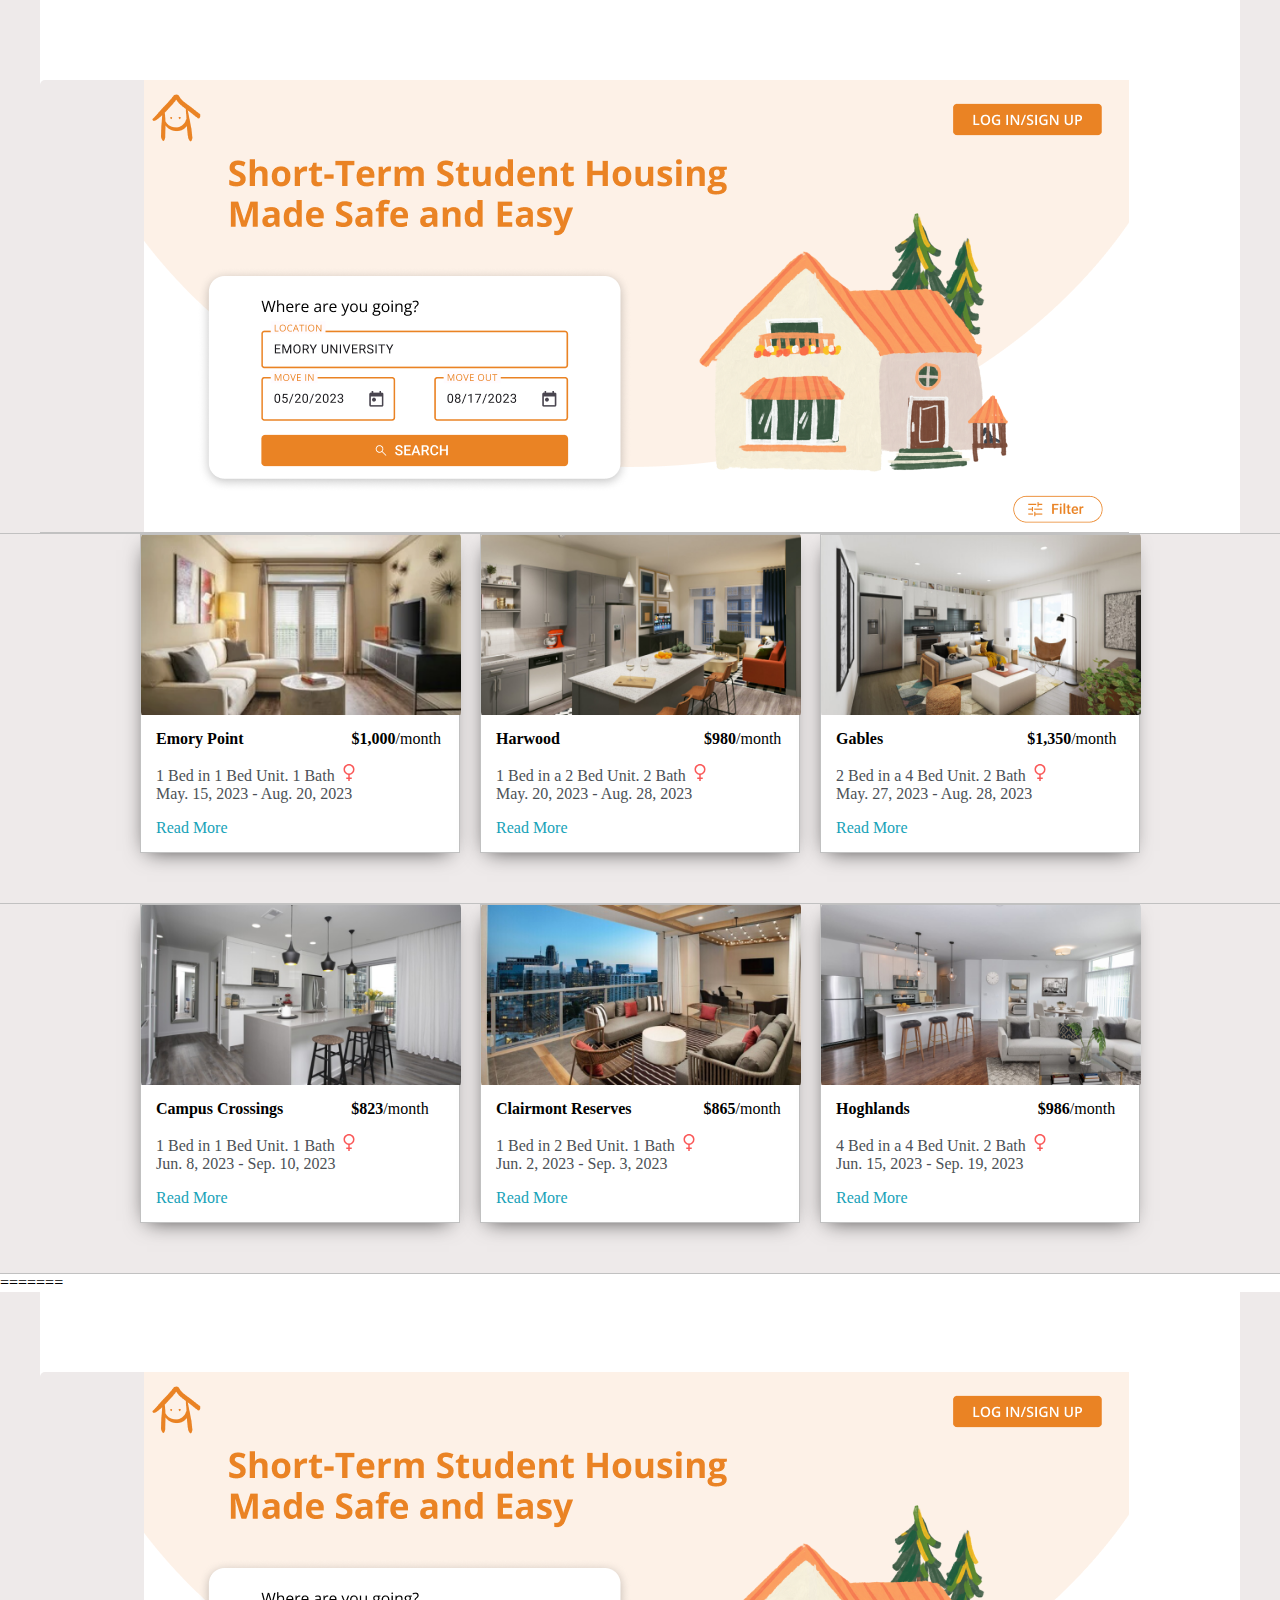
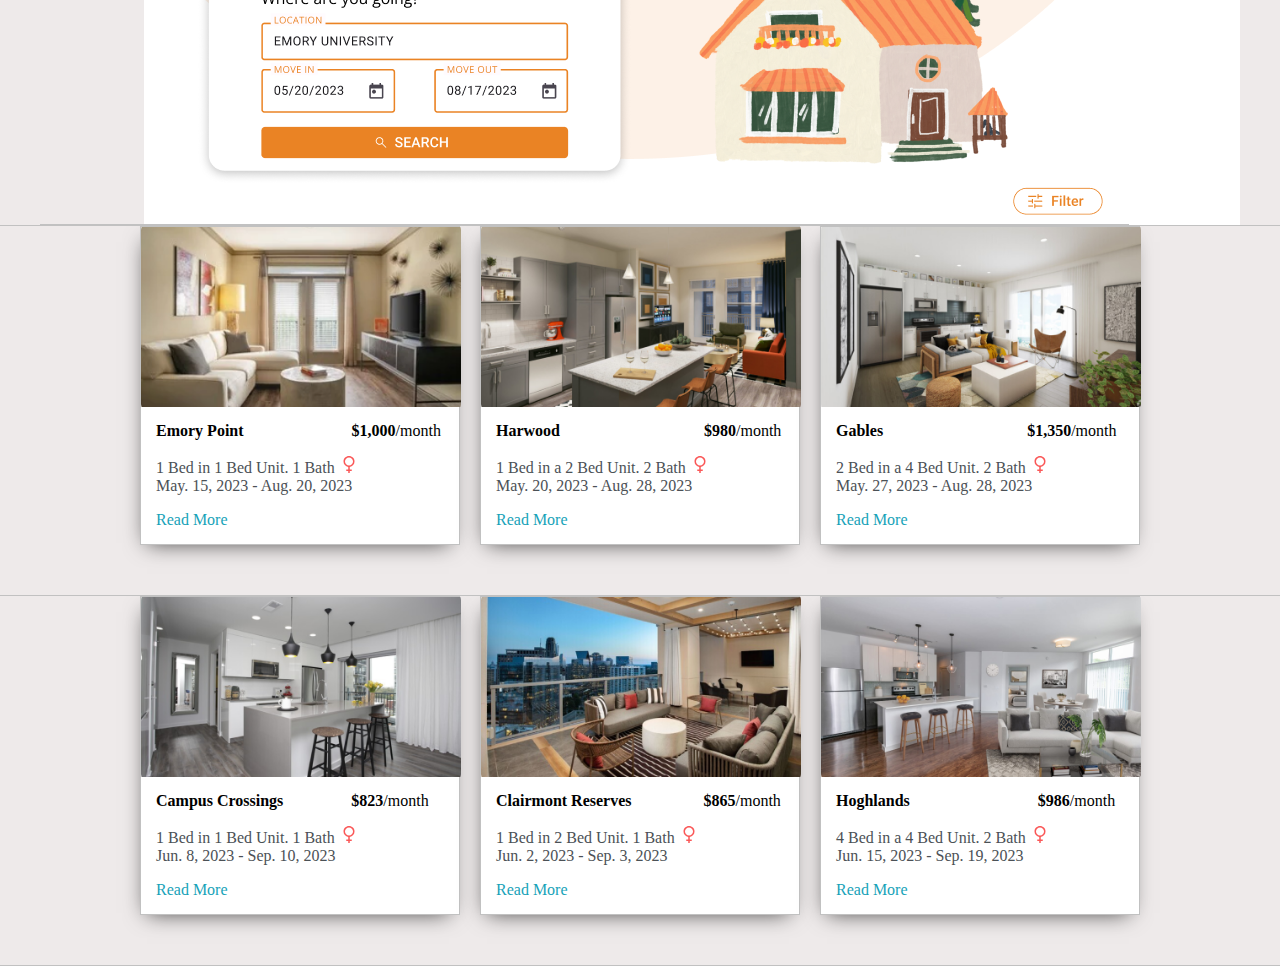
<file: index.html>
<!DOCTYPE html>
<html lang="en">
<head>
    <meta charset="UTF-8">
    <meta http-equiv="X-UA-Compatible" content="IE=edge">
    <meta name="viewport" content="width=device-width, initial-scale=1.0">
    <title>UniHome</title>
    <link rel="stylesheet" type="text/css" href="default.css">
</head>
<body>
    <div class="cover">
        
    </div>


    <section class="s1">
		<div class="main-container">
			<div class="intro-wrapper">
				<div class="nav-wrapper">
                    <img class="social_image" src="./content/cover.png">
				</div>
			</div>
		</div>
	</section>


    <section class="s1">
        <div class="main-container">
            <div class="post-wrapper">

                <div>
                    <div class="post">
                        <img class="thumbnail" src="./content/housing1.png">
                        <div class="post-preview">
                            <h6 class="post-title"><b>Emory Point</b>&nbsp&nbsp&nbsp&nbsp&nbsp&nbsp&nbsp&nbsp&nbsp&nbsp&nbsp&nbsp&nbsp&nbsp&nbsp&nbsp&nbsp&nbsp&nbsp&nbsp&nbsp&nbsp&nbsp&nbsp&nbsp&nbsp       <b>$1,000</b>/month</h6>
                            <p class="post-intro">1 Bed in 1 Bed Unit. 1 Bath &nbsp<svg width="12" height="17" viewBox="0 0 12 17" fill="none" xmlns="http://www.w3.org/2000/svg">
                                <path d="M5.25 17V15H3.25V13.5H5.25V10.95C3.88333 10.7667 2.75 10.1542 1.85 9.1125C0.95 8.07083 0.5 6.85833 0.5 5.475C0.5 3.95833 1.0375 2.66667 2.1125 1.6C3.1875 0.533333 4.48333 0 6 0C7.51667 0 8.8125 0.533333 9.8875 1.6C10.9625 2.66667 11.5 3.95833 11.5 5.475C11.5 6.85833 11.05 8.07083 10.15 9.1125C9.25 10.1542 8.11667 10.7667 6.75 10.95V13.5H8.75V15H6.75V17H5.25ZM6 9.5C7.1 9.5 8.04167 9.10833 8.825 8.325C9.60833 7.54167 10 6.6 10 5.5C10 4.4 9.60833 3.45833 8.825 2.675C8.04167 1.89167 7.1 1.5 6 1.5C4.9 1.5 3.95833 1.89167 3.175 2.675C2.39167 3.45833 2 4.4 2 5.5C2 6.6 2.39167 7.54167 3.175 8.325C3.95833 9.10833 4.9 9.5 6 9.5Z" fill="#FA5858"/>
                                </svg> <br> May. 15, 2023 - Aug. 20, 2023
                            </p>
                            <a href="login.html">Read More</a>
                        </div> 
                    </div>
                </div>

                <div>
                    <div class="post">
                        <img class="thumbnail" src="./content/housing2.png">
                        <div class="post-preview">
                            <h6 class="post-title"><b>Harwood</b>&nbsp&nbsp&nbsp&nbsp&nbsp&nbsp&nbsp&nbsp&nbsp&nbsp&nbsp&nbsp&nbsp&nbsp&nbsp&nbsp&nbsp&nbsp&nbsp&nbsp&nbsp&nbsp&nbsp&nbsp&nbsp&nbsp&nbsp&nbsp&nbsp&nbsp&nbsp&nbsp&nbsp&nbsp&nbsp       <b>$980</b>/month</h6>
                            <p class="post-intro">1 Bed in a 2 Bed Unit. 2 Bath &nbsp<svg width="12" height="17" viewBox="0 0 12 17" fill="none" xmlns="http://www.w3.org/2000/svg">
                                <path d="M5.25 17V15H3.25V13.5H5.25V10.95C3.88333 10.7667 2.75 10.1542 1.85 9.1125C0.95 8.07083 0.5 6.85833 0.5 5.475C0.5 3.95833 1.0375 2.66667 2.1125 1.6C3.1875 0.533333 4.48333 0 6 0C7.51667 0 8.8125 0.533333 9.8875 1.6C10.9625 2.66667 11.5 3.95833 11.5 5.475C11.5 6.85833 11.05 8.07083 10.15 9.1125C9.25 10.1542 8.11667 10.7667 6.75 10.95V13.5H8.75V15H6.75V17H5.25ZM6 9.5C7.1 9.5 8.04167 9.10833 8.825 8.325C9.60833 7.54167 10 6.6 10 5.5C10 4.4 9.60833 3.45833 8.825 2.675C8.04167 1.89167 7.1 1.5 6 1.5C4.9 1.5 3.95833 1.89167 3.175 2.675C2.39167 3.45833 2 4.4 2 5.5C2 6.6 2.39167 7.54167 3.175 8.325C3.95833 9.10833 4.9 9.5 6 9.5Z" fill="#FA5858"/>
                                </svg> <br> May. 20, 2023 - Aug. 28, 2023
                            </p>
                            <a href="login.html">Read More</a>
                        </div> 
                    </div>
                </div>

                <div>
                    <div class="post">
                        <img class="thumbnail" src="./content/housing3.png">
                        <div class="post-preview">
                            <h6 class="post-title"><b>Gables</b>&nbsp&nbsp&nbsp&nbsp&nbsp&nbsp&nbsp&nbsp&nbsp&nbsp&nbsp&nbsp&nbsp&nbsp&nbsp&nbsp&nbsp&nbsp&nbsp&nbsp&nbsp&nbsp&nbsp&nbsp&nbsp&nbsp&nbsp&nbsp&nbsp&nbsp&nbsp&nbsp&nbsp&nbsp&nbsp       <b>$1,350</b>/month</h6>
                            <p class="post-intro">2 Bed in a 4 Bed Unit. 2 Bath &nbsp<svg width="12" height="17" viewBox="0 0 12 17" fill="none" xmlns="http://www.w3.org/2000/svg">
                                <path d="M5.25 17V15H3.25V13.5H5.25V10.95C3.88333 10.7667 2.75 10.1542 1.85 9.1125C0.95 8.07083 0.5 6.85833 0.5 5.475C0.5 3.95833 1.0375 2.66667 2.1125 1.6C3.1875 0.533333 4.48333 0 6 0C7.51667 0 8.8125 0.533333 9.8875 1.6C10.9625 2.66667 11.5 3.95833 11.5 5.475C11.5 6.85833 11.05 8.07083 10.15 9.1125C9.25 10.1542 8.11667 10.7667 6.75 10.95V13.5H8.75V15H6.75V17H5.25ZM6 9.5C7.1 9.5 8.04167 9.10833 8.825 8.325C9.60833 7.54167 10 6.6 10 5.5C10 4.4 9.60833 3.45833 8.825 2.675C8.04167 1.89167 7.1 1.5 6 1.5C4.9 1.5 3.95833 1.89167 3.175 2.675C2.39167 3.45833 2 4.4 2 5.5C2 6.6 2.39167 7.54167 3.175 8.325C3.95833 9.10833 4.9 9.5 6 9.5Z" fill="#FA5858"/>
                                </svg> <br> May. 27, 2023 - Aug. 28, 2023
                            </p>
                            <a href="login.html">Read More</a>
                        </div> 
                    </div>
                <div>
    </section>

    <section class="s1">
        <div class="main-container">
            <div class="post-wrapper">

                <div>
                    <div class="post">
                        <img class="thumbnail" src="./content/housing4.png">
                        <div class="post-preview">
                            <h6 class="post-title"><b>Campus Crossings</b>&nbsp&nbsp&nbsp&nbsp&nbsp&nbsp&nbsp&nbsp&nbsp&nbsp&nbsp&nbsp&nbsp&nbsp&nbsp&nbsp       <b>$823</b>/month</h6>
                            <p class="post-intro">1 Bed in 1 Bed Unit. 1 Bath &nbsp<svg width="12" height="17" viewBox="0 0 12 17" fill="none" xmlns="http://www.w3.org/2000/svg">
                                <path d="M5.25 17V15H3.25V13.5H5.25V10.95C3.88333 10.7667 2.75 10.1542 1.85 9.1125C0.95 8.07083 0.5 6.85833 0.5 5.475C0.5 3.95833 1.0375 2.66667 2.1125 1.6C3.1875 0.533333 4.48333 0 6 0C7.51667 0 8.8125 0.533333 9.8875 1.6C10.9625 2.66667 11.5 3.95833 11.5 5.475C11.5 6.85833 11.05 8.07083 10.15 9.1125C9.25 10.1542 8.11667 10.7667 6.75 10.95V13.5H8.75V15H6.75V17H5.25ZM6 9.5C7.1 9.5 8.04167 9.10833 8.825 8.325C9.60833 7.54167 10 6.6 10 5.5C10 4.4 9.60833 3.45833 8.825 2.675C8.04167 1.89167 7.1 1.5 6 1.5C4.9 1.5 3.95833 1.89167 3.175 2.675C2.39167 3.45833 2 4.4 2 5.5C2 6.6 2.39167 7.54167 3.175 8.325C3.95833 9.10833 4.9 9.5 6 9.5Z" fill="#FA5858"/>
                                </svg> <br> Jun. 8, 2023 - Sep. 10, 2023
                            </p>
                            <a href="login.html">Read More</a>
                        </div> 
                    </div>
                </div>

                <div>
                    <div class="post">
                        <img class="thumbnail" src="./content/housing5.png">
                        <div class="post-preview">
                            <h6 class="post-title"><b>Clairmont Reserves</b>&nbsp&nbsp&nbsp&nbsp&nbsp&nbsp&nbsp&nbsp&nbsp&nbsp&nbsp&nbsp&nbsp&nbsp&nbsp&nbsp&nbsp       <b>$865</b>/month</h6>
                            <p class="post-intro">1 Bed in 2 Bed Unit. 1 Bath &nbsp<svg width="12" height="17" viewBox="0 0 12 17" fill="none" xmlns="http://www.w3.org/2000/svg">
                                <path d="M5.25 17V15H3.25V13.5H5.25V10.95C3.88333 10.7667 2.75 10.1542 1.85 9.1125C0.95 8.07083 0.5 6.85833 0.5 5.475C0.5 3.95833 1.0375 2.66667 2.1125 1.6C3.1875 0.533333 4.48333 0 6 0C7.51667 0 8.8125 0.533333 9.8875 1.6C10.9625 2.66667 11.5 3.95833 11.5 5.475C11.5 6.85833 11.05 8.07083 10.15 9.1125C9.25 10.1542 8.11667 10.7667 6.75 10.95V13.5H8.75V15H6.75V17H5.25ZM6 9.5C7.1 9.5 8.04167 9.10833 8.825 8.325C9.60833 7.54167 10 6.6 10 5.5C10 4.4 9.60833 3.45833 8.825 2.675C8.04167 1.89167 7.1 1.5 6 1.5C4.9 1.5 3.95833 1.89167 3.175 2.675C2.39167 3.45833 2 4.4 2 5.5C2 6.6 2.39167 7.54167 3.175 8.325C3.95833 9.10833 4.9 9.5 6 9.5Z" fill="#FA5858"/>
                                </svg> <br> Jun. 2, 2023 - Sep. 3, 2023
                            </p>
                            <a href="login.html">Read More</a>
                        </div> 
                    </div>
                </div>

                <div>
                    <div class="post">
                        <img class="thumbnail" src="./content/housing6.png">
                        <div class="post-preview">
                            <h6 class="post-title"><b>Hoghlands</b>&nbsp&nbsp&nbsp&nbsp&nbsp&nbsp&nbsp&nbsp&nbsp&nbsp&nbsp&nbsp&nbsp&nbsp&nbsp&nbsp&nbsp&nbsp&nbsp&nbsp&nbsp&nbsp&nbsp&nbsp&nbsp&nbsp&nbsp&nbsp&nbsp&nbsp&nbsp       <b>$986</b>/month</h6>
                            <p class="post-intro">4 Bed in a 4 Bed Unit. 2 Bath &nbsp<svg width="12" height="17" viewBox="0 0 12 17" fill="none" xmlns="http://www.w3.org/2000/svg">
                                <path d="M5.25 17V15H3.25V13.5H5.25V10.95C3.88333 10.7667 2.75 10.1542 1.85 9.1125C0.95 8.07083 0.5 6.85833 0.5 5.475C0.5 3.95833 1.0375 2.66667 2.1125 1.6C3.1875 0.533333 4.48333 0 6 0C7.51667 0 8.8125 0.533333 9.8875 1.6C10.9625 2.66667 11.5 3.95833 11.5 5.475C11.5 6.85833 11.05 8.07083 10.15 9.1125C9.25 10.1542 8.11667 10.7667 6.75 10.95V13.5H8.75V15H6.75V17H5.25ZM6 9.5C7.1 9.5 8.04167 9.10833 8.825 8.325C9.60833 7.54167 10 6.6 10 5.5C10 4.4 9.60833 3.45833 8.825 2.675C8.04167 1.89167 7.1 1.5 6 1.5C4.9 1.5 3.95833 1.89167 3.175 2.675C2.39167 3.45833 2 4.4 2 5.5C2 6.6 2.39167 7.54167 3.175 8.325C3.95833 9.10833 4.9 9.5 6 9.5Z" fill="#FA5858"/>
                                </svg> <br> Jun. 15, 2023 - Sep. 19, 2023
                            </p>
                            <a href="login.html">Read More</a>
                        </div> 
                    </div>
                <div>
    </section>


    
</body>
</html>
=======
<!DOCTYPE html>
<html lang="en">
<head>
    <meta charset="UTF-8">
    <meta http-equiv="X-UA-Compatible" content="IE=edge">
    <meta name="viewport" content="width=device-width, initial-scale=1.0">
    <title>UniHome</title>
    <link rel="stylesheet" type="text/css" href="default.css">
</head>
<body>
    <div class="cover">
        
    </div>


    <section class="s1">
		<div class="main-container">
			<div class="intro-wrapper">
				<div class="nav-wrapper">
                    <img class="social_image" src="./content/cover.png">
				</div>
			</div>
		</div>
	</section>


    <section class="s1">
        <div class="main-container">
            <div class="post-wrapper">

                <div>
                    <div class="post">
                        <img class="thumbnail" src="./content/housing1.png">
                        <div class="post-preview">
                            <h6 class="post-title"><b>Emory Point</b>&nbsp&nbsp&nbsp&nbsp&nbsp&nbsp&nbsp&nbsp&nbsp&nbsp&nbsp&nbsp&nbsp&nbsp&nbsp&nbsp&nbsp&nbsp&nbsp&nbsp&nbsp&nbsp&nbsp&nbsp&nbsp&nbsp       <b>$1,000</b>/month</h6>
                            <p class="post-intro">1 Bed in 1 Bed Unit. 1 Bath &nbsp<svg width="12" height="17" viewBox="0 0 12 17" fill="none" xmlns="http://www.w3.org/2000/svg">
                                <path d="M5.25 17V15H3.25V13.5H5.25V10.95C3.88333 10.7667 2.75 10.1542 1.85 9.1125C0.95 8.07083 0.5 6.85833 0.5 5.475C0.5 3.95833 1.0375 2.66667 2.1125 1.6C3.1875 0.533333 4.48333 0 6 0C7.51667 0 8.8125 0.533333 9.8875 1.6C10.9625 2.66667 11.5 3.95833 11.5 5.475C11.5 6.85833 11.05 8.07083 10.15 9.1125C9.25 10.1542 8.11667 10.7667 6.75 10.95V13.5H8.75V15H6.75V17H5.25ZM6 9.5C7.1 9.5 8.04167 9.10833 8.825 8.325C9.60833 7.54167 10 6.6 10 5.5C10 4.4 9.60833 3.45833 8.825 2.675C8.04167 1.89167 7.1 1.5 6 1.5C4.9 1.5 3.95833 1.89167 3.175 2.675C2.39167 3.45833 2 4.4 2 5.5C2 6.6 2.39167 7.54167 3.175 8.325C3.95833 9.10833 4.9 9.5 6 9.5Z" fill="#FA5858"/>
                                </svg> <br> May. 15, 2023 - Aug. 20, 2023
                            </p>
                            <a href="login.html">Read More</a>
                        </div> 
                    </div>
                </div>

                <div>
                    <div class="post">
                        <img class="thumbnail" src="./content/housing2.png">
                        <div class="post-preview">
                            <h6 class="post-title"><b>Harwood</b>&nbsp&nbsp&nbsp&nbsp&nbsp&nbsp&nbsp&nbsp&nbsp&nbsp&nbsp&nbsp&nbsp&nbsp&nbsp&nbsp&nbsp&nbsp&nbsp&nbsp&nbsp&nbsp&nbsp&nbsp&nbsp&nbsp&nbsp&nbsp&nbsp&nbsp&nbsp&nbsp&nbsp&nbsp&nbsp       <b>$980</b>/month</h6>
                            <p class="post-intro">1 Bed in a 2 Bed Unit. 2 Bath &nbsp<svg width="12" height="17" viewBox="0 0 12 17" fill="none" xmlns="http://www.w3.org/2000/svg">
                                <path d="M5.25 17V15H3.25V13.5H5.25V10.95C3.88333 10.7667 2.75 10.1542 1.85 9.1125C0.95 8.07083 0.5 6.85833 0.5 5.475C0.5 3.95833 1.0375 2.66667 2.1125 1.6C3.1875 0.533333 4.48333 0 6 0C7.51667 0 8.8125 0.533333 9.8875 1.6C10.9625 2.66667 11.5 3.95833 11.5 5.475C11.5 6.85833 11.05 8.07083 10.15 9.1125C9.25 10.1542 8.11667 10.7667 6.75 10.95V13.5H8.75V15H6.75V17H5.25ZM6 9.5C7.1 9.5 8.04167 9.10833 8.825 8.325C9.60833 7.54167 10 6.6 10 5.5C10 4.4 9.60833 3.45833 8.825 2.675C8.04167 1.89167 7.1 1.5 6 1.5C4.9 1.5 3.95833 1.89167 3.175 2.675C2.39167 3.45833 2 4.4 2 5.5C2 6.6 2.39167 7.54167 3.175 8.325C3.95833 9.10833 4.9 9.5 6 9.5Z" fill="#FA5858"/>
                                </svg> <br> May. 20, 2023 - Aug. 28, 2023
                            </p>
                            <a href="login.html">Read More</a>
                        </div> 
                    </div>
                </div>

                <div>
                    <div class="post">
                        <img class="thumbnail" src="./content/housing3.png">
                        <div class="post-preview">
                            <h6 class="post-title"><b>Gables</b>&nbsp&nbsp&nbsp&nbsp&nbsp&nbsp&nbsp&nbsp&nbsp&nbsp&nbsp&nbsp&nbsp&nbsp&nbsp&nbsp&nbsp&nbsp&nbsp&nbsp&nbsp&nbsp&nbsp&nbsp&nbsp&nbsp&nbsp&nbsp&nbsp&nbsp&nbsp&nbsp&nbsp&nbsp&nbsp       <b>$1,350</b>/month</h6>
                            <p class="post-intro">2 Bed in a 4 Bed Unit. 2 Bath &nbsp<svg width="12" height="17" viewBox="0 0 12 17" fill="none" xmlns="http://www.w3.org/2000/svg">
                                <path d="M5.25 17V15H3.25V13.5H5.25V10.95C3.88333 10.7667 2.75 10.1542 1.85 9.1125C0.95 8.07083 0.5 6.85833 0.5 5.475C0.5 3.95833 1.0375 2.66667 2.1125 1.6C3.1875 0.533333 4.48333 0 6 0C7.51667 0 8.8125 0.533333 9.8875 1.6C10.9625 2.66667 11.5 3.95833 11.5 5.475C11.5 6.85833 11.05 8.07083 10.15 9.1125C9.25 10.1542 8.11667 10.7667 6.75 10.95V13.5H8.75V15H6.75V17H5.25ZM6 9.5C7.1 9.5 8.04167 9.10833 8.825 8.325C9.60833 7.54167 10 6.6 10 5.5C10 4.4 9.60833 3.45833 8.825 2.675C8.04167 1.89167 7.1 1.5 6 1.5C4.9 1.5 3.95833 1.89167 3.175 2.675C2.39167 3.45833 2 4.4 2 5.5C2 6.6 2.39167 7.54167 3.175 8.325C3.95833 9.10833 4.9 9.5 6 9.5Z" fill="#FA5858"/>
                                </svg> <br> May. 27, 2023 - Aug. 28, 2023
                            </p>
                            <a href="login.html">Read More</a>
                        </div> 
                    </div>
                <div>
    </section>

    <section class="s1">
        <div class="main-container">
            <div class="post-wrapper">

                <div>
                    <div class="post">
                        <img class="thumbnail" src="./content/housing4.png">
                        <div class="post-preview">
                            <h6 class="post-title"><b>Campus Crossings</b>&nbsp&nbsp&nbsp&nbsp&nbsp&nbsp&nbsp&nbsp&nbsp&nbsp&nbsp&nbsp&nbsp&nbsp&nbsp&nbsp       <b>$823</b>/month</h6>
                            <p class="post-intro">1 Bed in 1 Bed Unit. 1 Bath &nbsp<svg width="12" height="17" viewBox="0 0 12 17" fill="none" xmlns="http://www.w3.org/2000/svg">
                                <path d="M5.25 17V15H3.25V13.5H5.25V10.95C3.88333 10.7667 2.75 10.1542 1.85 9.1125C0.95 8.07083 0.5 6.85833 0.5 5.475C0.5 3.95833 1.0375 2.66667 2.1125 1.6C3.1875 0.533333 4.48333 0 6 0C7.51667 0 8.8125 0.533333 9.8875 1.6C10.9625 2.66667 11.5 3.95833 11.5 5.475C11.5 6.85833 11.05 8.07083 10.15 9.1125C9.25 10.1542 8.11667 10.7667 6.75 10.95V13.5H8.75V15H6.75V17H5.25ZM6 9.5C7.1 9.5 8.04167 9.10833 8.825 8.325C9.60833 7.54167 10 6.6 10 5.5C10 4.4 9.60833 3.45833 8.825 2.675C8.04167 1.89167 7.1 1.5 6 1.5C4.9 1.5 3.95833 1.89167 3.175 2.675C2.39167 3.45833 2 4.4 2 5.5C2 6.6 2.39167 7.54167 3.175 8.325C3.95833 9.10833 4.9 9.5 6 9.5Z" fill="#FA5858"/>
                                </svg> <br> Jun. 8, 2023 - Sep. 10, 2023
                            </p>
                            <a href="login.html">Read More</a>
                        </div> 
                    </div>
                </div>

                <div>
                    <div class="post">
                        <img class="thumbnail" src="./content/housing5.png">
                        <div class="post-preview">
                            <h6 class="post-title"><b>Clairmont Reserves</b>&nbsp&nbsp&nbsp&nbsp&nbsp&nbsp&nbsp&nbsp&nbsp&nbsp&nbsp&nbsp&nbsp&nbsp&nbsp&nbsp&nbsp       <b>$865</b>/month</h6>
                            <p class="post-intro">1 Bed in 2 Bed Unit. 1 Bath &nbsp<svg width="12" height="17" viewBox="0 0 12 17" fill="none" xmlns="http://www.w3.org/2000/svg">
                                <path d="M5.25 17V15H3.25V13.5H5.25V10.95C3.88333 10.7667 2.75 10.1542 1.85 9.1125C0.95 8.07083 0.5 6.85833 0.5 5.475C0.5 3.95833 1.0375 2.66667 2.1125 1.6C3.1875 0.533333 4.48333 0 6 0C7.51667 0 8.8125 0.533333 9.8875 1.6C10.9625 2.66667 11.5 3.95833 11.5 5.475C11.5 6.85833 11.05 8.07083 10.15 9.1125C9.25 10.1542 8.11667 10.7667 6.75 10.95V13.5H8.75V15H6.75V17H5.25ZM6 9.5C7.1 9.5 8.04167 9.10833 8.825 8.325C9.60833 7.54167 10 6.6 10 5.5C10 4.4 9.60833 3.45833 8.825 2.675C8.04167 1.89167 7.1 1.5 6 1.5C4.9 1.5 3.95833 1.89167 3.175 2.675C2.39167 3.45833 2 4.4 2 5.5C2 6.6 2.39167 7.54167 3.175 8.325C3.95833 9.10833 4.9 9.5 6 9.5Z" fill="#FA5858"/>
                                </svg> <br> Jun. 2, 2023 - Sep. 3, 2023
                            </p>
                            <a href="login.html">Read More</a>
                        </div> 
                    </div>
                </div>

                <div>
                    <div class="post">
                        <img class="thumbnail" src="./content/housing6.png">
                        <div class="post-preview">
                            <h6 class="post-title"><b>Hoghlands</b>&nbsp&nbsp&nbsp&nbsp&nbsp&nbsp&nbsp&nbsp&nbsp&nbsp&nbsp&nbsp&nbsp&nbsp&nbsp&nbsp&nbsp&nbsp&nbsp&nbsp&nbsp&nbsp&nbsp&nbsp&nbsp&nbsp&nbsp&nbsp&nbsp&nbsp&nbsp       <b>$986</b>/month</h6>
                            <p class="post-intro">4 Bed in a 4 Bed Unit. 2 Bath &nbsp<svg width="12" height="17" viewBox="0 0 12 17" fill="none" xmlns="http://www.w3.org/2000/svg">
                                <path d="M5.25 17V15H3.25V13.5H5.25V10.95C3.88333 10.7667 2.75 10.1542 1.85 9.1125C0.95 8.07083 0.5 6.85833 0.5 5.475C0.5 3.95833 1.0375 2.66667 2.1125 1.6C3.1875 0.533333 4.48333 0 6 0C7.51667 0 8.8125 0.533333 9.8875 1.6C10.9625 2.66667 11.5 3.95833 11.5 5.475C11.5 6.85833 11.05 8.07083 10.15 9.1125C9.25 10.1542 8.11667 10.7667 6.75 10.95V13.5H8.75V15H6.75V17H5.25ZM6 9.5C7.1 9.5 8.04167 9.10833 8.825 8.325C9.60833 7.54167 10 6.6 10 5.5C10 4.4 9.60833 3.45833 8.825 2.675C8.04167 1.89167 7.1 1.5 6 1.5C4.9 1.5 3.95833 1.89167 3.175 2.675C2.39167 3.45833 2 4.4 2 5.5C2 6.6 2.39167 7.54167 3.175 8.325C3.95833 9.10833 4.9 9.5 6 9.5Z" fill="#FA5858"/>
                                </svg> <br> Jun. 15, 2023 - Sep. 19, 2023
                            </p>
                            <a href="login.html">Read More</a>
                        </div> 
                    </div>
                <div>
    </section>


    
</body>
</html>
</file>
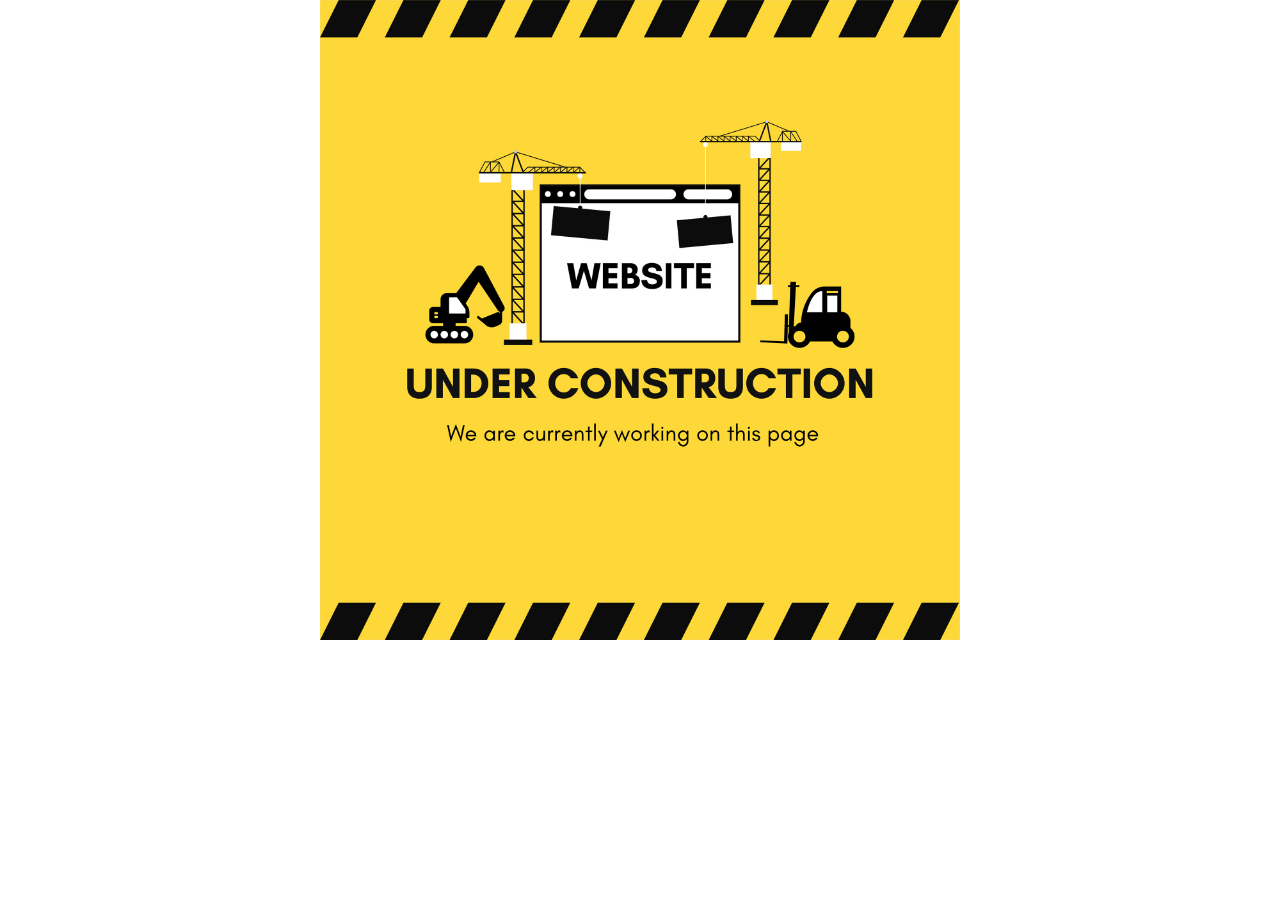
<file: gables.html>
<!DOCTYPE html>
<html lang="en">
<head>
    <meta charset="UTF-8">
    <meta http-equiv="X-UA-Compatible" content="IE=edge">
    <meta name="viewport" content="width=device-width, initial-scale=1.0">
    <title>Gables</title>
    <link rel="stylesheet" type="text/css" href="default.css">
</head>
<body>
    
    <img src="./content/under_construction.png" alt="Working" class="center">
</body>
</html>
</file>
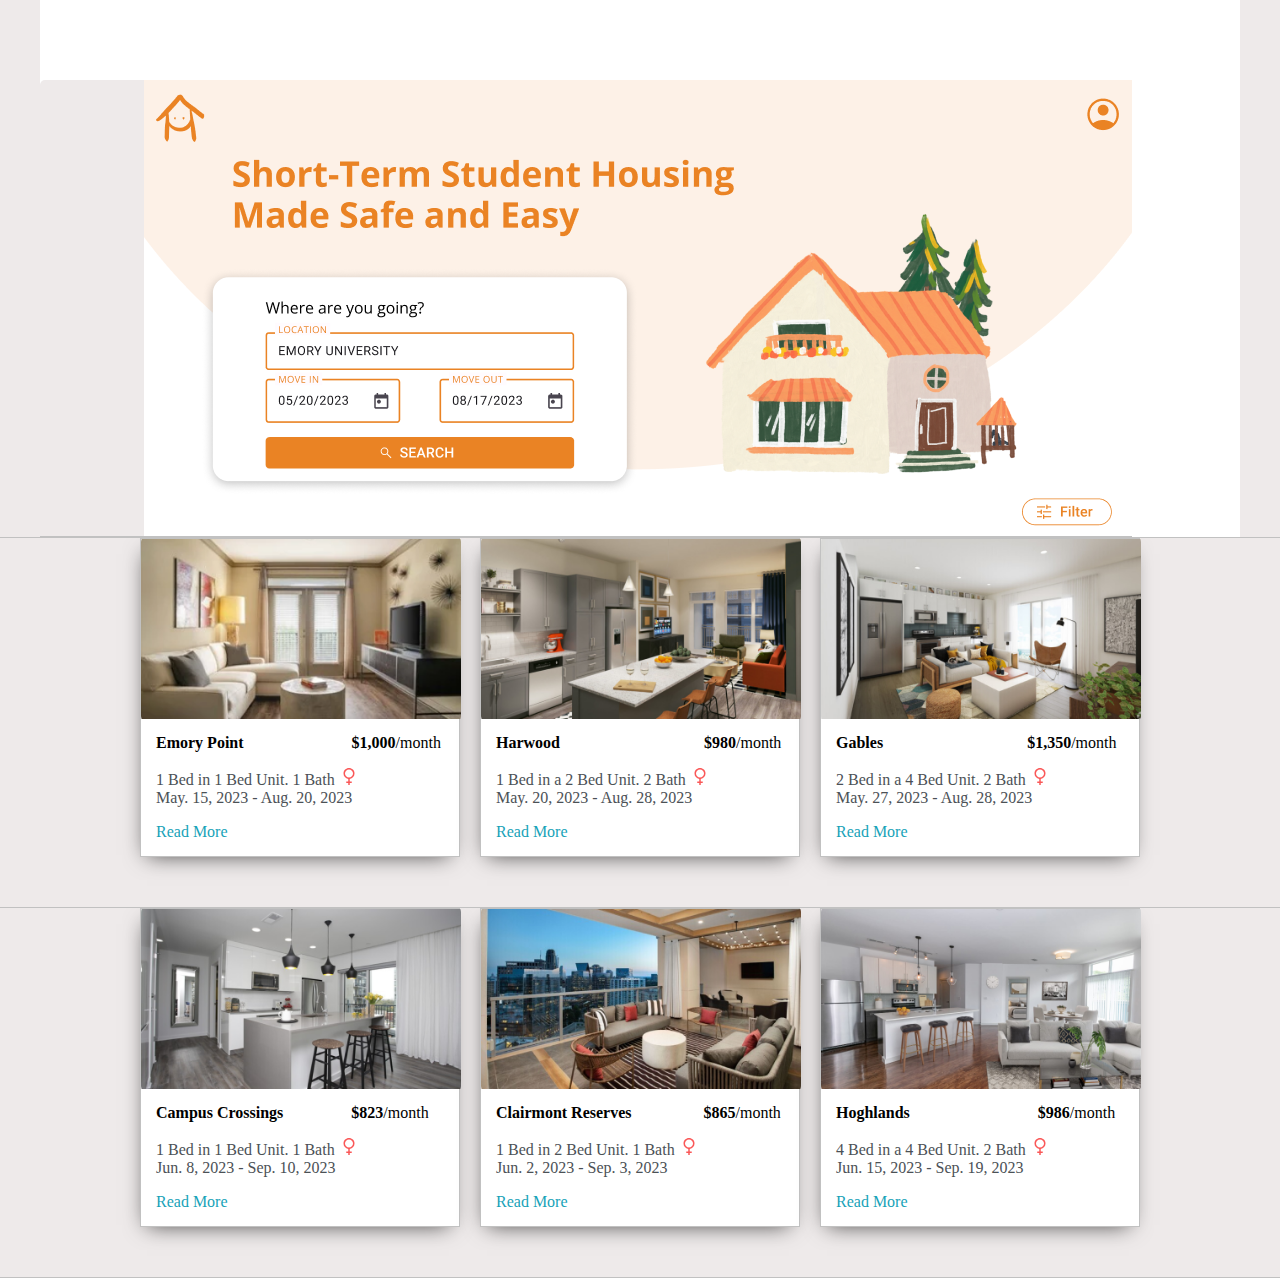
<file: homepage_unlocked.html>
<!DOCTYPE html>
<html lang="en">
<head>
    <meta charset="UTF-8">
    <meta http-equiv="X-UA-Compatible" content="IE=edge">
    <meta name="viewport" content="width=device-width, initial-scale=1.0">
    <title>UniHome</title>
    <link rel="stylesheet" type="text/css" href="default.css">
</head>
<body>
    <div class="cover">
        
    </div>


    <section class="s1">
		<div class="main-container">
			<div class="intro-wrapper">
				<div class="nav-wrapper">   
                    <img class="social_image" src="./content/cover_unlocked.png">
				</div>
			</div>
		</div>
	</section>


    <section class="s1">
        <div class="main-container">
            <div class="post-wrapper">

                <div>
                    <div class="post">
                        <img class="thumbnail" src="./content/housing1.png">
                        <div class="post-preview">
                            <h6 class="post-title"><b>Emory Point</b>&nbsp&nbsp&nbsp&nbsp&nbsp&nbsp&nbsp&nbsp&nbsp&nbsp&nbsp&nbsp&nbsp&nbsp&nbsp&nbsp&nbsp&nbsp&nbsp&nbsp&nbsp&nbsp&nbsp&nbsp&nbsp&nbsp       <b>$1,000</b>/month</h6>
                            <p class="post-intro">1 Bed in 1 Bed Unit. 1 Bath &nbsp<svg width="12" height="17" viewBox="0 0 12 17" fill="none" xmlns="http://www.w3.org/2000/svg">
                                <path d="M5.25 17V15H3.25V13.5H5.25V10.95C3.88333 10.7667 2.75 10.1542 1.85 9.1125C0.95 8.07083 0.5 6.85833 0.5 5.475C0.5 3.95833 1.0375 2.66667 2.1125 1.6C3.1875 0.533333 4.48333 0 6 0C7.51667 0 8.8125 0.533333 9.8875 1.6C10.9625 2.66667 11.5 3.95833 11.5 5.475C11.5 6.85833 11.05 8.07083 10.15 9.1125C9.25 10.1542 8.11667 10.7667 6.75 10.95V13.5H8.75V15H6.75V17H5.25ZM6 9.5C7.1 9.5 8.04167 9.10833 8.825 8.325C9.60833 7.54167 10 6.6 10 5.5C10 4.4 9.60833 3.45833 8.825 2.675C8.04167 1.89167 7.1 1.5 6 1.5C4.9 1.5 3.95833 1.89167 3.175 2.675C2.39167 3.45833 2 4.4 2 5.5C2 6.6 2.39167 7.54167 3.175 8.325C3.95833 9.10833 4.9 9.5 6 9.5Z" fill="#FA5858"/>
                                </svg> <br> May. 15, 2023 - Aug. 20, 2023
                            </p>
                            <a href="gables.html">Read More</a>
                        </div> 
                    </div>
                </div>

                <div>
                    <div class="post">
                        <img class="thumbnail" src="./content/housing2.png">
                        <div class="post-preview">
                            <h6 class="post-title"><b>Harwood</b>&nbsp&nbsp&nbsp&nbsp&nbsp&nbsp&nbsp&nbsp&nbsp&nbsp&nbsp&nbsp&nbsp&nbsp&nbsp&nbsp&nbsp&nbsp&nbsp&nbsp&nbsp&nbsp&nbsp&nbsp&nbsp&nbsp&nbsp&nbsp&nbsp&nbsp&nbsp&nbsp&nbsp&nbsp&nbsp       <b>$980</b>/month</h6>
                            <p class="post-intro">1 Bed in a 2 Bed Unit. 2 Bath &nbsp<svg width="12" height="17" viewBox="0 0 12 17" fill="none" xmlns="http://www.w3.org/2000/svg">
                                <path d="M5.25 17V15H3.25V13.5H5.25V10.95C3.88333 10.7667 2.75 10.1542 1.85 9.1125C0.95 8.07083 0.5 6.85833 0.5 5.475C0.5 3.95833 1.0375 2.66667 2.1125 1.6C3.1875 0.533333 4.48333 0 6 0C7.51667 0 8.8125 0.533333 9.8875 1.6C10.9625 2.66667 11.5 3.95833 11.5 5.475C11.5 6.85833 11.05 8.07083 10.15 9.1125C9.25 10.1542 8.11667 10.7667 6.75 10.95V13.5H8.75V15H6.75V17H5.25ZM6 9.5C7.1 9.5 8.04167 9.10833 8.825 8.325C9.60833 7.54167 10 6.6 10 5.5C10 4.4 9.60833 3.45833 8.825 2.675C8.04167 1.89167 7.1 1.5 6 1.5C4.9 1.5 3.95833 1.89167 3.175 2.675C2.39167 3.45833 2 4.4 2 5.5C2 6.6 2.39167 7.54167 3.175 8.325C3.95833 9.10833 4.9 9.5 6 9.5Z" fill="#FA5858"/>
                                </svg> <br> May. 20, 2023 - Aug. 28, 2023
                            </p>
                            <a href="gables.html">Read More</a>
                        </div> 
                    </div>
                </div>

                <div>
                    <div class="post">
                        <img class="thumbnail" src="./content/housing3.png">
                        <div class="post-preview">
                            <h6 class="post-title"><b>Gables</b>&nbsp&nbsp&nbsp&nbsp&nbsp&nbsp&nbsp&nbsp&nbsp&nbsp&nbsp&nbsp&nbsp&nbsp&nbsp&nbsp&nbsp&nbsp&nbsp&nbsp&nbsp&nbsp&nbsp&nbsp&nbsp&nbsp&nbsp&nbsp&nbsp&nbsp&nbsp&nbsp&nbsp&nbsp&nbsp       <b>$1,350</b>/month</h6>
                            <p class="post-intro">2 Bed in a 4 Bed Unit. 2 Bath &nbsp<svg width="12" height="17" viewBox="0 0 12 17" fill="none" xmlns="http://www.w3.org/2000/svg">
                                <path d="M5.25 17V15H3.25V13.5H5.25V10.95C3.88333 10.7667 2.75 10.1542 1.85 9.1125C0.95 8.07083 0.5 6.85833 0.5 5.475C0.5 3.95833 1.0375 2.66667 2.1125 1.6C3.1875 0.533333 4.48333 0 6 0C7.51667 0 8.8125 0.533333 9.8875 1.6C10.9625 2.66667 11.5 3.95833 11.5 5.475C11.5 6.85833 11.05 8.07083 10.15 9.1125C9.25 10.1542 8.11667 10.7667 6.75 10.95V13.5H8.75V15H6.75V17H5.25ZM6 9.5C7.1 9.5 8.04167 9.10833 8.825 8.325C9.60833 7.54167 10 6.6 10 5.5C10 4.4 9.60833 3.45833 8.825 2.675C8.04167 1.89167 7.1 1.5 6 1.5C4.9 1.5 3.95833 1.89167 3.175 2.675C2.39167 3.45833 2 4.4 2 5.5C2 6.6 2.39167 7.54167 3.175 8.325C3.95833 9.10833 4.9 9.5 6 9.5Z" fill="#FA5858"/>
                                </svg> <br> May. 27, 2023 - Aug. 28, 2023
                            </p>
                            <a href="gables.html">Read More</a>
                        </div> 
                    </div>
                <div>
    </section>

    <section class="s1">
        <div class="main-container">
            <div class="post-wrapper">

                <div>
                    <div class="post">
                        <img class="thumbnail" src="./content/housing4.png">
                        <div class="post-preview">
                            <h6 class="post-title"><b>Campus Crossings</b>&nbsp&nbsp&nbsp&nbsp&nbsp&nbsp&nbsp&nbsp&nbsp&nbsp&nbsp&nbsp&nbsp&nbsp&nbsp&nbsp       <b>$823</b>/month</h6>
                            <p class="post-intro">1 Bed in 1 Bed Unit. 1 Bath &nbsp<svg width="12" height="17" viewBox="0 0 12 17" fill="none" xmlns="http://www.w3.org/2000/svg">
                                <path d="M5.25 17V15H3.25V13.5H5.25V10.95C3.88333 10.7667 2.75 10.1542 1.85 9.1125C0.95 8.07083 0.5 6.85833 0.5 5.475C0.5 3.95833 1.0375 2.66667 2.1125 1.6C3.1875 0.533333 4.48333 0 6 0C7.51667 0 8.8125 0.533333 9.8875 1.6C10.9625 2.66667 11.5 3.95833 11.5 5.475C11.5 6.85833 11.05 8.07083 10.15 9.1125C9.25 10.1542 8.11667 10.7667 6.75 10.95V13.5H8.75V15H6.75V17H5.25ZM6 9.5C7.1 9.5 8.04167 9.10833 8.825 8.325C9.60833 7.54167 10 6.6 10 5.5C10 4.4 9.60833 3.45833 8.825 2.675C8.04167 1.89167 7.1 1.5 6 1.5C4.9 1.5 3.95833 1.89167 3.175 2.675C2.39167 3.45833 2 4.4 2 5.5C2 6.6 2.39167 7.54167 3.175 8.325C3.95833 9.10833 4.9 9.5 6 9.5Z" fill="#FA5858"/>
                                </svg> <br> Jun. 8, 2023 - Sep. 10, 2023
                            </p>
                            <a href="gables.html">Read More</a>
                        </div> 
                    </div>
                </div>

                <div>
                    <div class="post">
                        <img class="thumbnail" src="./content/housing5.png">
                        <div class="post-preview">
                            <h6 class="post-title"><b>Clairmont Reserves</b>&nbsp&nbsp&nbsp&nbsp&nbsp&nbsp&nbsp&nbsp&nbsp&nbsp&nbsp&nbsp&nbsp&nbsp&nbsp&nbsp&nbsp       <b>$865</b>/month</h6>
                            <p class="post-intro">1 Bed in 2 Bed Unit. 1 Bath &nbsp<svg width="12" height="17" viewBox="0 0 12 17" fill="none" xmlns="http://www.w3.org/2000/svg">
                                <path d="M5.25 17V15H3.25V13.5H5.25V10.95C3.88333 10.7667 2.75 10.1542 1.85 9.1125C0.95 8.07083 0.5 6.85833 0.5 5.475C0.5 3.95833 1.0375 2.66667 2.1125 1.6C3.1875 0.533333 4.48333 0 6 0C7.51667 0 8.8125 0.533333 9.8875 1.6C10.9625 2.66667 11.5 3.95833 11.5 5.475C11.5 6.85833 11.05 8.07083 10.15 9.1125C9.25 10.1542 8.11667 10.7667 6.75 10.95V13.5H8.75V15H6.75V17H5.25ZM6 9.5C7.1 9.5 8.04167 9.10833 8.825 8.325C9.60833 7.54167 10 6.6 10 5.5C10 4.4 9.60833 3.45833 8.825 2.675C8.04167 1.89167 7.1 1.5 6 1.5C4.9 1.5 3.95833 1.89167 3.175 2.675C2.39167 3.45833 2 4.4 2 5.5C2 6.6 2.39167 7.54167 3.175 8.325C3.95833 9.10833 4.9 9.5 6 9.5Z" fill="#FA5858"/>
                                </svg> <br> Jun. 2, 2023 - Sep. 3, 2023
                            </p>
                            <a href="gables.html">Read More</a>
                        </div> 
                    </div>
                </div>

                <div>
                    <div class="post">
                        <img class="thumbnail" src="./content/housing6.png">
                        <div class="post-preview">
                            <h6 class="post-title"><b>Hoghlands</b>&nbsp&nbsp&nbsp&nbsp&nbsp&nbsp&nbsp&nbsp&nbsp&nbsp&nbsp&nbsp&nbsp&nbsp&nbsp&nbsp&nbsp&nbsp&nbsp&nbsp&nbsp&nbsp&nbsp&nbsp&nbsp&nbsp&nbsp&nbsp&nbsp&nbsp&nbsp       <b>$986</b>/month</h6>
                            <p class="post-intro">4 Bed in a 4 Bed Unit. 2 Bath &nbsp<svg width="12" height="17" viewBox="0 0 12 17" fill="none" xmlns="http://www.w3.org/2000/svg">
                                <path d="M5.25 17V15H3.25V13.5H5.25V10.95C3.88333 10.7667 2.75 10.1542 1.85 9.1125C0.95 8.07083 0.5 6.85833 0.5 5.475C0.5 3.95833 1.0375 2.66667 2.1125 1.6C3.1875 0.533333 4.48333 0 6 0C7.51667 0 8.8125 0.533333 9.8875 1.6C10.9625 2.66667 11.5 3.95833 11.5 5.475C11.5 6.85833 11.05 8.07083 10.15 9.1125C9.25 10.1542 8.11667 10.7667 6.75 10.95V13.5H8.75V15H6.75V17H5.25ZM6 9.5C7.1 9.5 8.04167 9.10833 8.825 8.325C9.60833 7.54167 10 6.6 10 5.5C10 4.4 9.60833 3.45833 8.825 2.675C8.04167 1.89167 7.1 1.5 6 1.5C4.9 1.5 3.95833 1.89167 3.175 2.675C2.39167 3.45833 2 4.4 2 5.5C2 6.6 2.39167 7.54167 3.175 8.325C3.95833 9.10833 4.9 9.5 6 9.5Z" fill="#FA5858"/>
                                </svg> <br> Jun. 15, 2023 - Sep. 19, 2023
                            </p>
                            <a href="gables.html">Read More</a>
                        </div> 
                    </div>
                <div>
    </section>


    
</body>
</html>
</file>
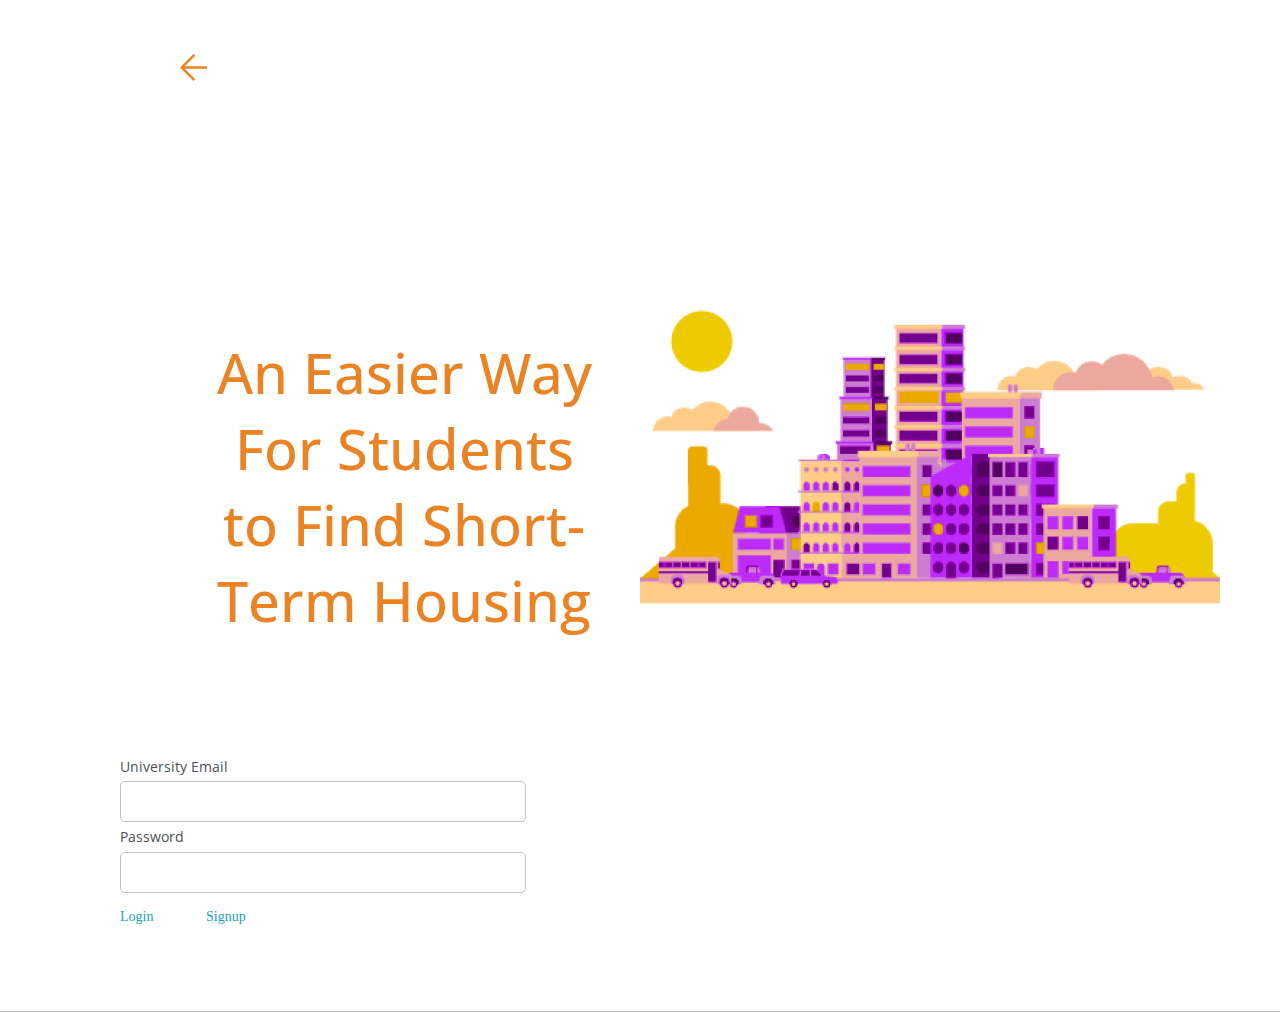
<file: login.html>
<!DOCTYPE html>
<html lang="en">
<head>
    <meta charset="UTF-8">
    <meta http-equiv="X-UA-Compatible" content="IE=edge">
    <meta name="viewport" content="width=device-width, initial-scale=1.0">
    <title>Login</title>
    <link rel="stylesheet" type="text/css" href="default.css">

    <link rel="preconnect" href="https://fonts.googleapis.com">
    <link rel="preconnect" href="https://fonts.gstatic.com" crossorigin>
    <link href="https://fonts.googleapis.com/css2?family=Open+Sans&display=swap" rel="stylesheet">

</head>
<body>
    <br><br><br>&nbsp&nbsp&nbsp&nbsp&nbsp&nbsp&nbsp&nbsp&nbsp&nbsp&nbsp&nbsp
    <a href="index.html"
        button class="choice">&nbsp&nbsp&nbsp&nbsp&nbsp&nbsp&nbsp&nbsp&nbsp&nbsp&nbsp&nbsp&nbsp&nbsp&nbsp&nbsp&nbsp&nbsp&nbsp&nbsp&nbsp&nbsp&nbsp&nbsp&nbsp&nbsp&nbsp&nbsp&nbsp&nbsp&nbsp
            <img class="social_image" src="./content/back.png">
        </button>
    </a>
    
        

        <section class="s2">
            <div class="intro-wrapper">
                <h1 class="greeting-wrapper">An Easier Way For Students <br>to Find Short-Term Housing</h1>
                <div>
                    <img class="social_image" src="./content/downtown.png">
                </div>

                <form id="contact-form">
                    <label>University Email</label>
                    <input class="input-field" type="text" name="name">
                    
                    <label>Password</label>
                    <input class="input-field" type="text" name="subject">
                    <br><br>
                    <a href="homepage_unlocked.html"
                        button class="submit">Login</button>
                    </a>
                    &nbsp&nbsp&nbsp&nbsp&nbsp&nbsp&nbsp&nbsp&nbsp&nbsp&nbsp&nbsp&nbsp
                    <a href="what_you_wanna_do.html"
                        button class="submit">Signup</button>
                    </a>
                    
                </form> 
            </div>
        </section>      
    </div>

    
</body>
</html>
</file>
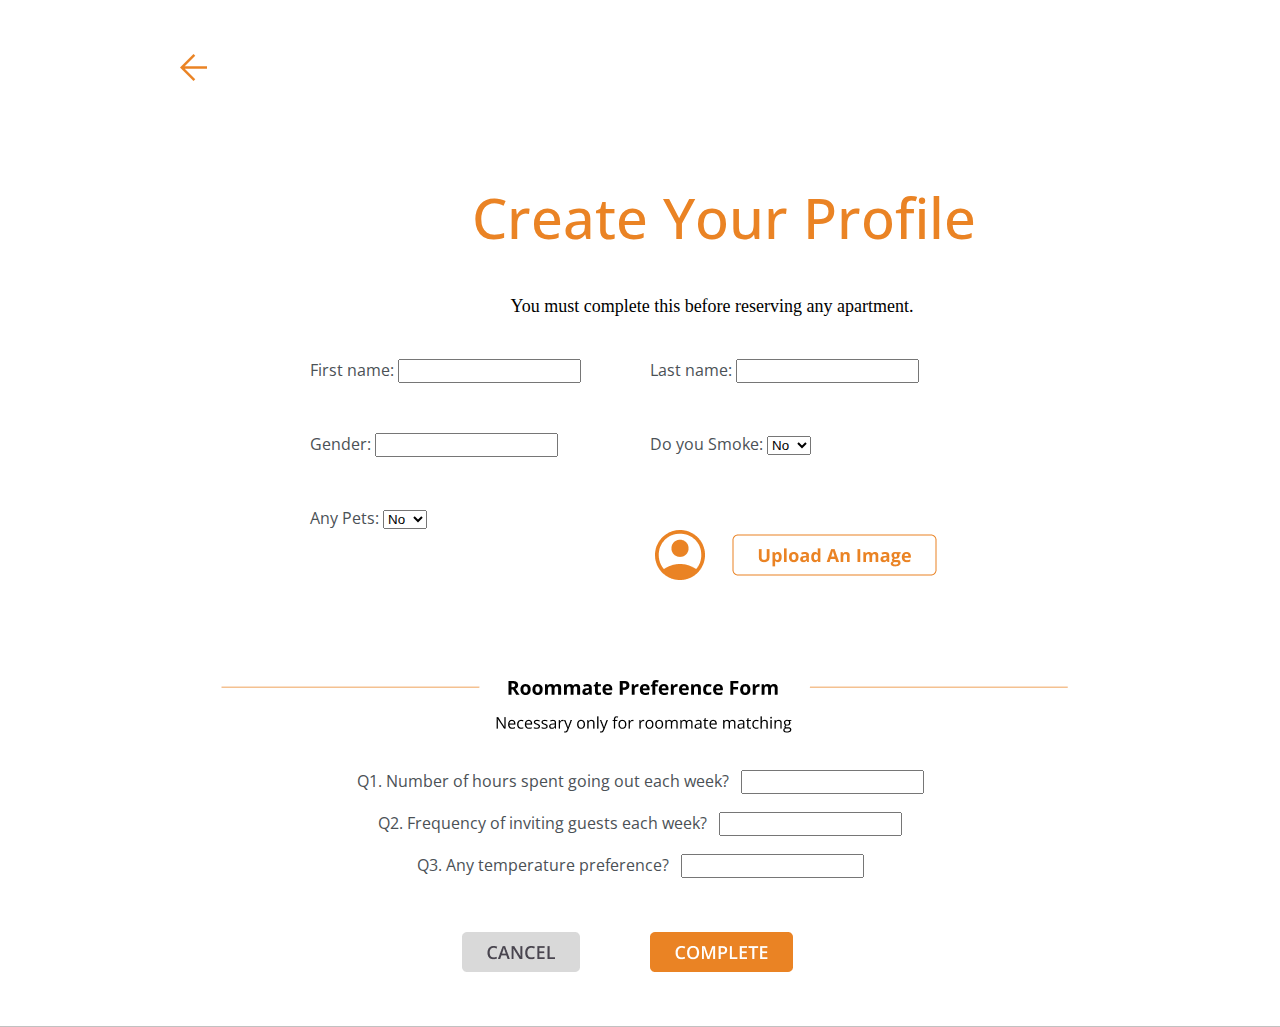
<file: register.html>
<!DOCTYPE html>
<html lang="en">
<head>
    <meta charset="UTF-8">
    <meta http-equiv="X-UA-Compatible" content="IE=edge">
    <meta name="viewport" content="width=device-width, initial-scale=1.0">
    <title>Choice</title>
    <link rel="stylesheet" type="text/css" href="default.css">

    <link rel="preconnect" href="https://fonts.googleapis.com">
    <link rel="preconnect" href="https://fonts.gstatic.com" crossorigin>
    <link href="https://fonts.googleapis.com/css2?family=Open+Sans&display=swap" rel="stylesheet">

</head>
<body>
    <br><br><br>&nbsp&nbsp&nbsp&nbsp&nbsp&nbsp&nbsp&nbsp&nbsp&nbsp&nbsp&nbsp
    <a href="login.html"
        button class="choice">&nbsp&nbsp&nbsp&nbsp&nbsp&nbsp&nbsp&nbsp&nbsp&nbsp&nbsp&nbsp&nbsp&nbsp&nbsp&nbsp&nbsp&nbsp&nbsp&nbsp&nbsp&nbsp&nbsp&nbsp&nbsp&nbsp&nbsp&nbsp&nbsp&nbsp&nbsp
            <img class="social_image" src="./content/back.png">
        </button>
    </a>

    
    <section class="s2">
        <h1 class="greeting-wrapper">Create Your Profile</h1>
        <h6 class="text">&nbsp&nbsp&nbsp&nbsp&nbsp&nbsp&nbsp&nbsp&nbsp&nbsp&nbsp&nbsp&nbsp&nbsp&nbsp&nbsp&nbsp&nbsp&nbsp&nbsp&nbsp&nbsp&nbsp&nbsp&nbsp&nbsp&nbsp&nbsp&nbsp&nbsp&nbsp&nbspYou must complete this before reserving any apartment.</h6>

            <div class="post-wrapper">
                <div>
                    <label for="fname">First name:</label>
                    <input type="text" id="fname" name="fname">
                </div>

                <div>
                    <label for="lname">Last name:</label>
                    <input type="text" id="lname" name="lname">
                </div>
            </div>
           
            <div class="post-wrapper">
                <div>
                    <label for="lname">Gender:</label>
                    <input type="text" id="sex" name="sex">
                </div>

                <div>
                    <form action="/action_page.php">
                        <label for="smoke">Do you Smoke:</label>
                        <select name="smoke" id="smoke">
                          <option value="nah">No</option>
                          <option value="yas">Yes</option>
                        </select>
                      </form>
                </div>
            </div>

            <div class="post-wrapper">
                <div>
                    <form action="/action_page.php">
                        <label for="pets">Any Pets:</label>
                        <select name="pets" id="pets">
                            <option value="sad">No</option>
                            <option value="happy">Yes</option>
                        </select>
                        </form>
                </div>


                <div>
                    <a href="file:///C:/"
                    button class="choice">&nbsp&nbsp&nbsp&nbsp&nbsp&nbsp&nbsp&nbsp&nbsp&nbsp&nbsp&nbsp&nbsp&nbsp&nbsp&nbsp&nbsp&nbsp&nbsp&nbsp&nbsp&nbsp&nbsp&nbsp&nbsp&nbsp&nbsp&nbsp&nbsp&nbsp&nbsp
                        <img class="social_image" src="./content/upload_image.png">
                    </button>
                    </a>
                </div>
            </div>
    
    
    <div class="social-links">
        <img class="social_image" src="./content/lazy.png">
    </div>
    <br>
    <div class="social-links">
        <label for="fname">Q1. Number of hours spent going out each week?&nbsp&nbsp</label>
        <input type="text" id="fname" name="fname">
    </div>
    <br>
    <div class="social-links">
        <label for="fname">Q2. Frequency of inviting guests each week?&nbsp&nbsp</label>
        <input type="text" id="fname" name="fname">
    </div>
    <br>
    <div class="social-links">
        <label for="fname">Q3. Any temperature preference?&nbsp&nbsp</label>
        <input type="text" id="fname" name="fname">
    </div>

    <br><br><br>
    <div>
        <div class="post-wrapper">
            <a href="what_you_wanna_do.html"
                button class="choice">&nbsp&nbsp&nbsp&nbsp&nbsp&nbsp&nbsp&nbsp&nbsp&nbsp&nbsp&nbsp&nbsp&nbsp&nbsp&nbsp&nbsp&nbsp&nbsp&nbsp&nbsp&nbsp&nbsp&nbsp&nbsp&nbsp&nbsp&nbsp&nbsp&nbsp&nbsp&nbsp&nbsp&nbsp&nbsp&nbsp&nbsp
                    <img class="social_image" src="./content/cancel.png">
                </button>
            </a>

            <a href="homepage_unlocked.html"
                button class="choice">
                    <img class="social_image" src="./content/complete.png">
                </button>
            </a>            
        </div>
    </div>


</body>
</html>
</file>
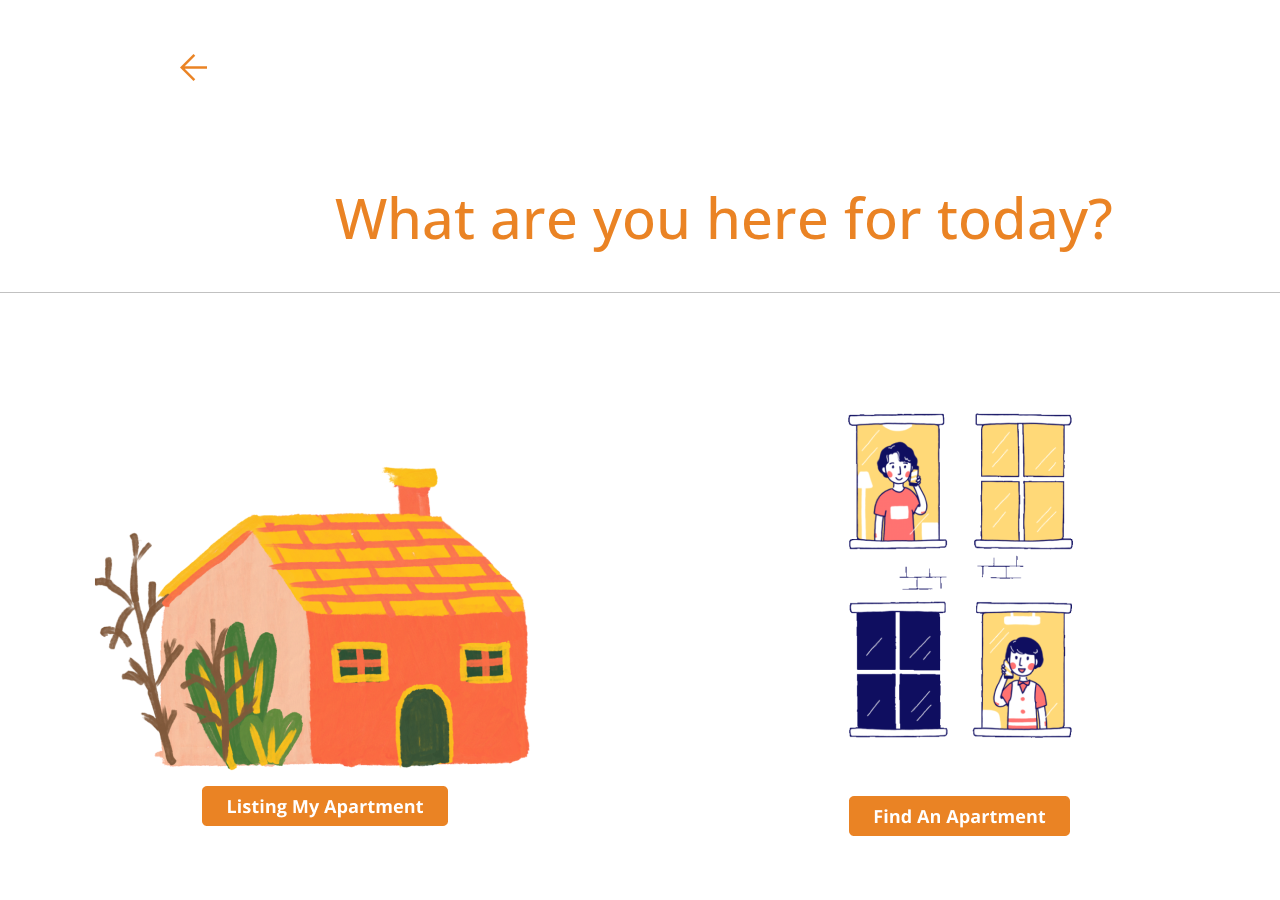
<file: what_you_wanna_do.html>
<!DOCTYPE html>
<html lang="en">
<head>
    <meta charset="UTF-8">
    <meta http-equiv="X-UA-Compatible" content="IE=edge">
    <meta name="viewport" content="width=device-width, initial-scale=1.0">
    <title>Choice</title>
    <link rel="stylesheet" type="text/css" href="default.css">

    <link rel="preconnect" href="https://fonts.googleapis.com">
    <link rel="preconnect" href="https://fonts.gstatic.com" crossorigin>
    <link href="https://fonts.googleapis.com/css2?family=Open+Sans&display=swap" rel="stylesheet">

</head>
<body>
    <br><br><br>&nbsp&nbsp&nbsp&nbsp&nbsp&nbsp&nbsp&nbsp&nbsp&nbsp&nbsp&nbsp
    <a href="login.html"
        button class="choice">&nbsp&nbsp&nbsp&nbsp&nbsp&nbsp&nbsp&nbsp&nbsp&nbsp&nbsp&nbsp&nbsp&nbsp&nbsp&nbsp&nbsp&nbsp&nbsp&nbsp&nbsp&nbsp&nbsp&nbsp&nbsp&nbsp&nbsp&nbsp&nbsp&nbsp&nbsp
            <img class="social_image" src="./content/back.png">
        </button>
    </a>

    
    <section class="s2">
        <h1 class="greeting-wrapper">What are you here for today?</h1>
    </section>

    <section>
        <div class="intro-wrapper">
            
            <div class="what-here">
                
                <img class="social_image" src="./content/list_pic.png">
                
                <div class="buttun">
                    <a href="gables.html"
                        button class="choice">&nbsp&nbsp&nbsp&nbsp&nbsp&nbsp&nbsp&nbsp&nbsp&nbsp&nbsp&nbsp&nbsp&nbsp&nbsp&nbsp&nbsp&nbsp&nbsp&nbsp&nbsp&nbsp&nbsp&nbsp&nbsp&nbsp&nbsp&nbsp&nbsp&nbsp&nbsp
                            <img class="social_image" src="./content/list.png">
                        </button>
                    </a>
                </div>
            </div>
        
            <div class="what-here">
                <img class="social_image!" src="./content/find_pic.png">
                
                <br>
                <div class="buttun">
                    <a href="register.html"
                    button class="choice">&nbsp&nbsp&nbsp&nbsp&nbsp&nbsp&nbsp&nbsp&nbsp&nbsp&nbsp&nbsp&nbsp&nbsp&nbsp&nbsp&nbsp&nbsp&nbsp&nbsp&nbsp&nbsp&nbsp&nbsp&nbsp&nbsp&nbsp&nbsp&nbsp&nbsp&nbsp&nbsp&nbsp&nbsp&nbsp&nbsp&nbsp&nbsp&nbsp&nbsp&nbsp&nbsp&nbsp&nbsp&nbsp&nbsp&nbsp&nbsp&nbsp&nbsp<img class="social_image" src="./content/find.png"></button>
                    </a>
                </div>
            </div>
        </div>
            
    </section>

    
</body>
</html>
</file>
<file: default.css>
:root{
    --mainColor:#eeeaea;
    --secondaryColor:#fff;

    --textColor:#ea8324;

    --borderColor:#c1c1c1;

    --mainText:black;
    --secondaryText:#4b5156;

    --themeDotBorder: #24292e;

    --previewBg: rgb(251, 249, 243, 0.8);
    --previewShadow: #f0ead6;

    --buttonColor:black;
}



html, body{
    padding: 0;
    margin: 0;
}


h1, h2, h3, h4, h5, h6, strong{
    color: var(--mainText);
    font-family: 'open sans';
    font-weight: 500;
}

p, li, span, label, input, textarea{
    color: var(--secondaryText);
    font-family: 'open sans';
}

a{
    text-decoration: none;
    color: #17a2b8;
}

ul{
    list-style: none;
}

h1 { font-size: 56px;}
h2 { font-size: 36px;}
h3 { font-size: 28px;}
h4 { font-size: 24px;}
h5 { font-size: 20px;}
h6 { font-size: 16px;}


.s1{
    background-color: var(--mainColor);
    border-bottom:1px solid var(--borderColor);
    border-radius: 0%;
    overflow: auto;
}   

.s2{
    background-color: var(--secondaryColor);
    border-bottom:1px solid var(--borderColor);
    overflow: auto;
}   

.main-container{
    width: 1200px;
    margin: 0 auto;
}

.greeting-wrapper{
    display: grid;
    align-content: center;
    text-align: center;
    padding-left: 3em;
    color: var(--textColor);
    padding-top: 1em;
}

.text{
    font-family: open-sans;
    font-size: large;
    text-align: center;
}

.intro-wrapper{
    background-color: var(--secondaryColor);
    padding-top: 5em;
    display: grid;
    grid-template-columns: 1fr 1fr;
    padding-bottom: 0%;
    align-items: center;
    align-content: center;
    
    grid-template-areas: 
        'nav-wrapper nav-wrapper'
        'left-column right-column'
}


.what-here{
	background-color: var(--secondaryColor);
    padding-top: 0em;
    display: grid;
    grid-template-rows: 1fr;
    padding-bottom: 0%;
    justify-content: center;    
    grid-template-areas: 
        'nav-wrapper'
        'center-column'
}

.buttun{
    justify-content: center;
}


.nav-wrapper{
    border-radius:5px 5px 0 0;
    grid-area:auto;
    border-bottom: 1px solid var(--borderColor);
    display: flex;
    justify-content: space-between;
    align-items: center;
    align-content: center;
    background-color: var(--mainColor);
    padding-left: 6.5em;
}

#navigation{
    margin: 0;
    padding: 10px;
}

#navigation li{
    display: inline-block;
    margin-right: 5px;
    margin-left: 5px;
}

.dots-wrapper{
    display: flex;
    padding: 10px;
}

#dot-1{
    background-color: #FC6058;
}

#dot-2{
    background-color: #FEC02F;
}

#dot-2{
    background-color: #2ACA3E;
}


.browser-dot{
    background-color: black;
    height: 15px;
    width: 15px;
    border-radius: 50%;
    margin: 5px;
}

.left-column{
    grid-area: left-column;
    padding-top: 50px;
    padding-bottom: 50px;
}


#profile_pic{
    display: block;
    margin: 0 auto;

    height:200px;
    width:200px;
    object-fit: cover;
    border:2px solid var(--borderColor);

    -webkit-box-shadow: -2px 7px 21px -9px rgba(0,0,0,0.75);
	-moz-box-shadow: -2px 7px 21px -9px rgba(0,0,0,0.75);
	box-shadow: -2px 7px 21px -9px rgba(0,0,0,0.75);
}


#theme-options-wrapper{
    display: flex;
    justify-content: center;
}


.theme-dot{
    height: 30px;
    width: 30px;
    background-color: black;
    border-radius: 50%;

    margin: 5px;
    border: 2px solid var(--themeDotBorder);

    cursor: pointer;
}   

.theme-dot:hover{
    border-width: 5px;
}


#light-mode{
    background-color: #fff;
}

#blue-mode{
    background-color: #192734;
}

#green-mode{
    background-color: #78866b;
}

#purple-mode{
    background-color: #7E4C74;
}


#settings-note{
    font-size: 12px;
    font-style: italic;
    text-align: center;
}

.right-column{
    grid-area: right-column;
    display: grid;
    align-content: center;

    padding-top: 50px;
    padding-bottom: 50px;
}


#preview-shadow{
    background-color: var(--previewShadow);
    width: 300px;
    height: 120px;
    padding-left: 30px;
    padding-top: 30px;
}

#preview{
    width: 300px;
    border: 1.5px solid #17a2b8;
    background-color: var(--previewBg);
    padding: 15px;
    position: relative;
}

.corner{
    width: 7px;
    height: 7px;
    border-radius: 50%;
    border: 1.5px solid #17a2b8;
    background-color: #fff;
    position: absolute;
}

#corner-tl{
    top: -5px;
    left: -5px;
}

#corner-br{
    bottom: -5px;
    right: -5px;
}

#corner-bl{
    bottom: -5px;
    left: -5px;
}

#corner-tr{
    top: -5px;
    right: -5px;
}


.about-wrapper{
    display: grid;
    grid-template-columns: repeat(auto-fit, minmax(320px, 1fr));
    padding-top: 50px;
    padding-bottom: 50px;
    gap:100px
}

#skills{
    display: flex;
    justify-content: space-evenly ;
    background-color: var(--previewShadow);
}


.social-links{
    align-content: center;
    text-align: center;
}

#social_img{
    width: 60%;
    align-content:center;
}

#social_img1{
    width: 80%;
    align-content:flex-start;
}




.post-wrapper{
	display: grid;
	grid-template-columns: repeat(auto-fit, 320px);
	gap:20px;
	justify-content: center;
	padding-bottom: 50px;
}




.post{
    border: 1px solid var(--borderColor);
    -webkit-box-shadow: -2px 7px 21px -9px rgba(0,0,0,0.75);
	-moz-box-shadow: -2px 7px 21px -9px rgba(0,0,0,0.75);
	box-shadow: -2px 7px 21px -9px rgba(0,0,0,0.75);
}


.thumbnail{
    display: block;
    width: 320px;
    height: 180px;
    object-fit: cover;
}

.post-preview{
    background-color: #fff;
    padding: 15px;
}

.post-title{
    color: black;
    margin: 0;
}

.post-intro{
    color: #4b5156;
    font-size: 16px;
}

#contact-form{
    display: block;
    max-width: 400px;
    margin: 0 auto;
    border: 1px solid #fff;
    padding: 15px;
    border-radius: 10px;
    background-color: #fff;
    margin-bottom: 70px;
    gap: 10px;
}

#contact-form label{
    line-height: 2.1em;
}

#contact-form {
    min-height: 100px;
    font-size: 14px;
    padding-top: 0;
}

.input-field{
    width: 100%;
    padding-top: 10px;
    padding-bottom: 10px;
    background-color: var(--secondaryColor);
    border-radius: 5px;
    border: 1px solid var(--borderColor);
    font-size: 14px;
}


.profile-input{
    width: 50%;
    padding-top: 10px;
    padding-bottom: 10px;
    background-color: var(--secondaryColor);
    border-radius: 5px;
    border: 1px 1px solid var(--borderColor);
    font-size: 14px;
}


#submit{
    gap: 100px;
    margin-top: 10px;
    width: 100%;
    padding-top: 20px;
    padding-bottom: 20px;
    color: #fff;
    background-color: var(--buttonColor);
    border: none;
    align-items: center;
    align-content: center;
}

#choice{
    align-items: center;
    align-content: center;
}


.center {
    display: block;
    margin-left: auto;
    margin-right: auto;
    width: 50%;
  }

@media screen and (max-width: 1200px){
    .main-container{
        width: 95%;
    }
    #social-links{
        display: grid;
        align-content: center;
        text-align: center;
    }
}

@media screen and (max-width: 800px){
    .intro-wrapper{
        grid-template-columns: 1fr; 
        grid-template-areas: 
            'nav-wrapper'
            'left-column'
            'right-column'
        ;
    }
    .right-column{
        justify-content: center;
    }
}
</file>
